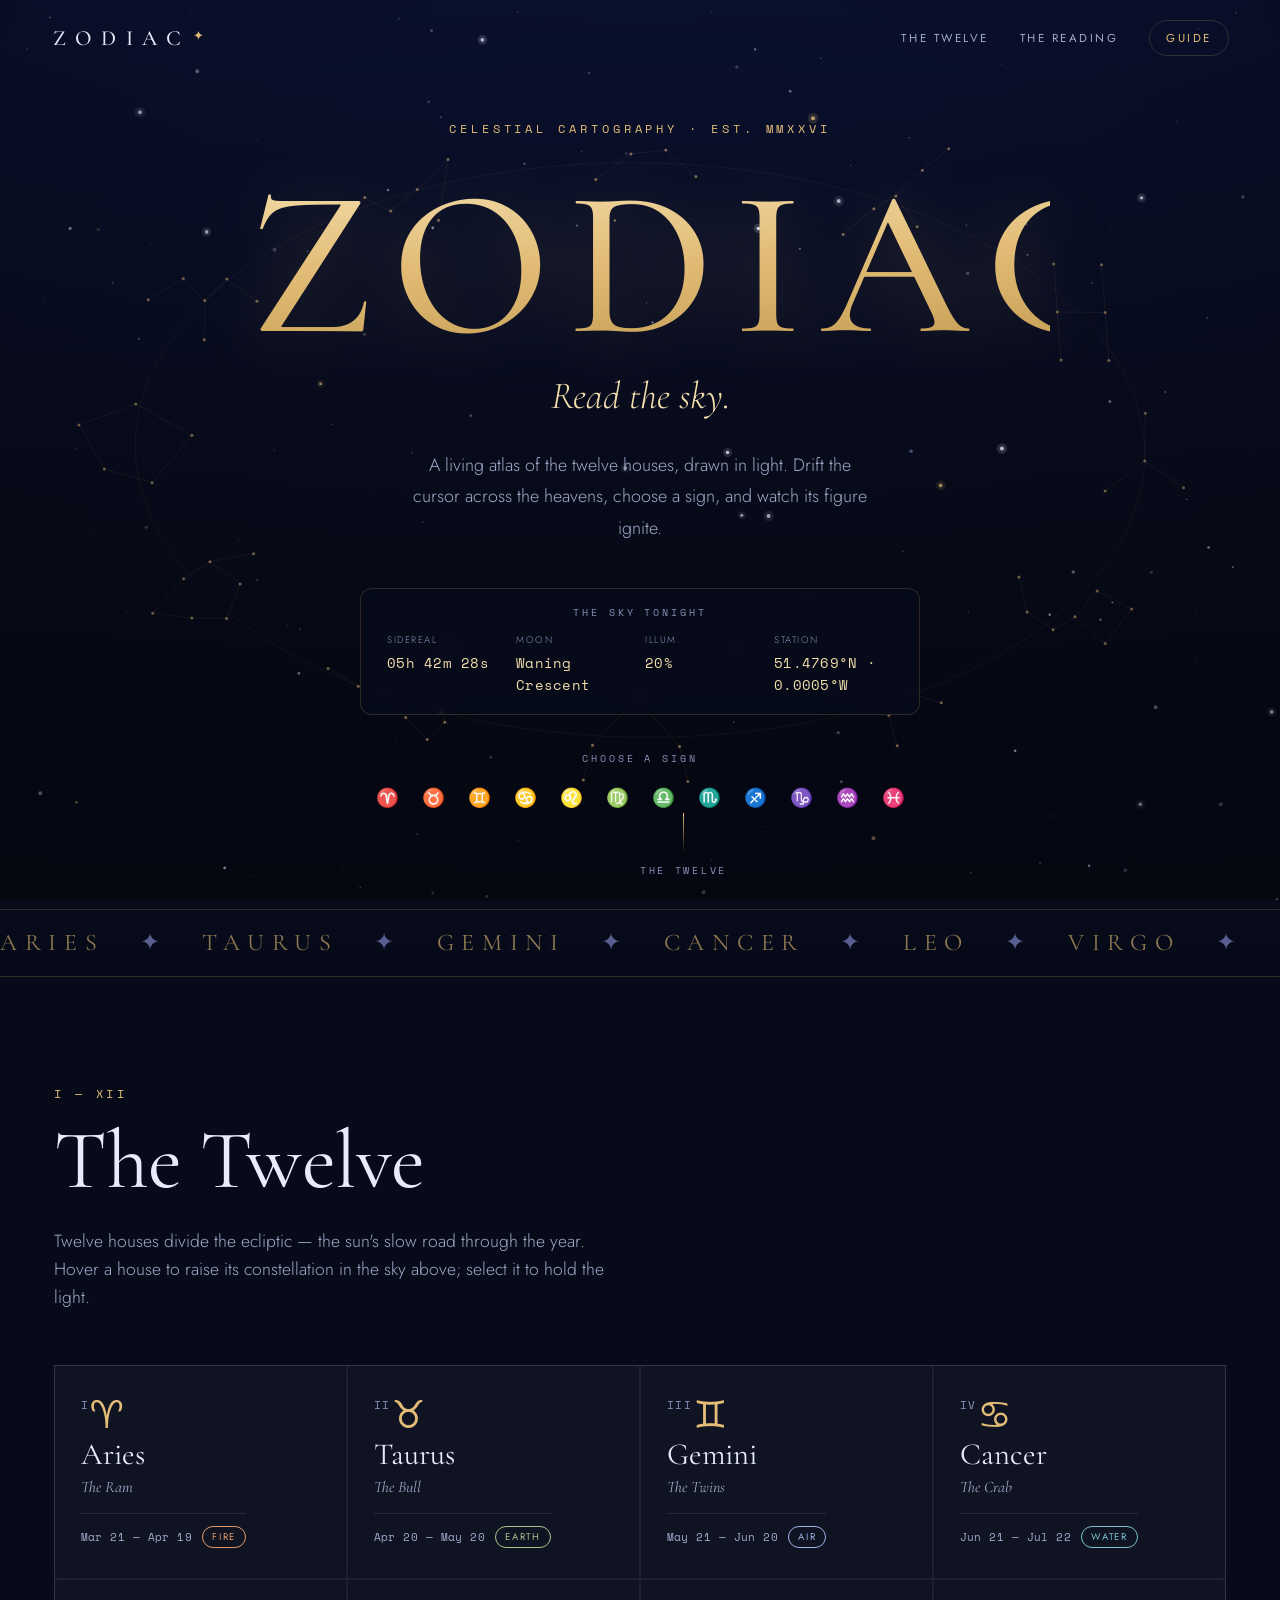
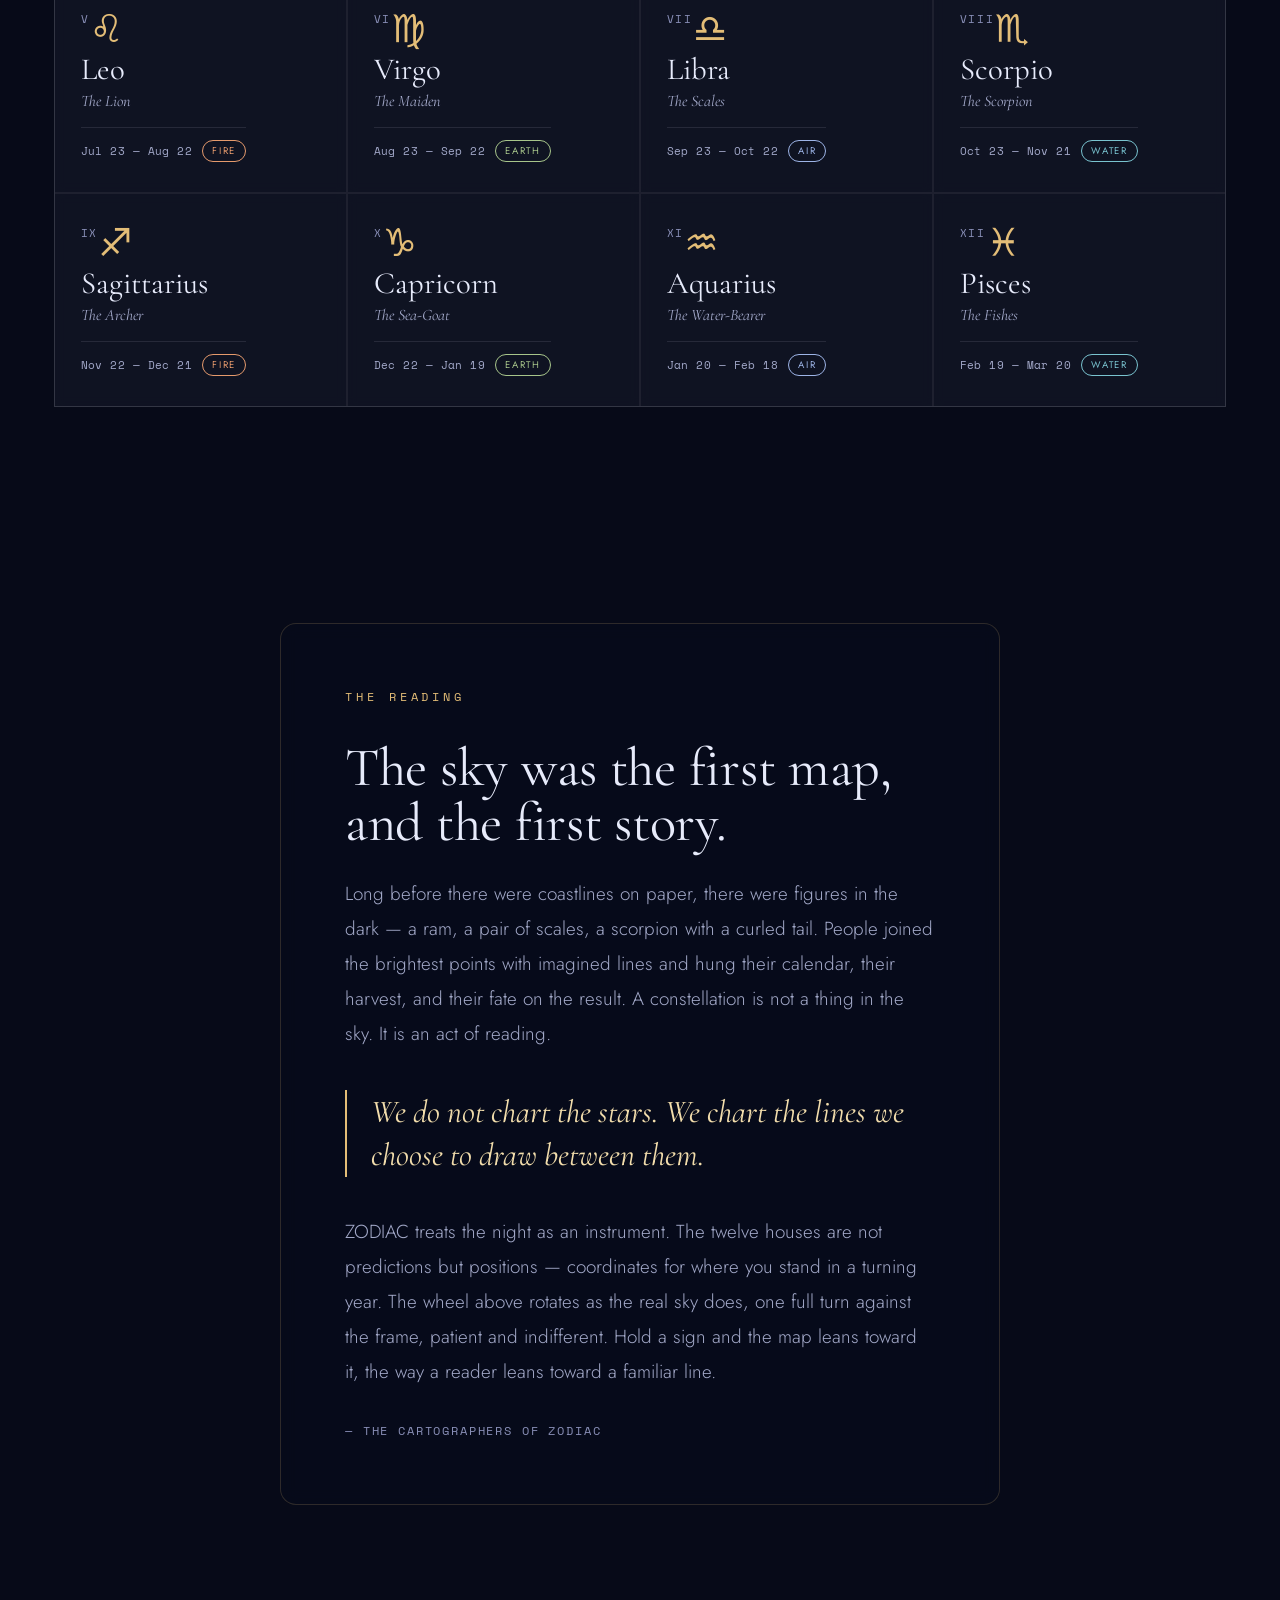
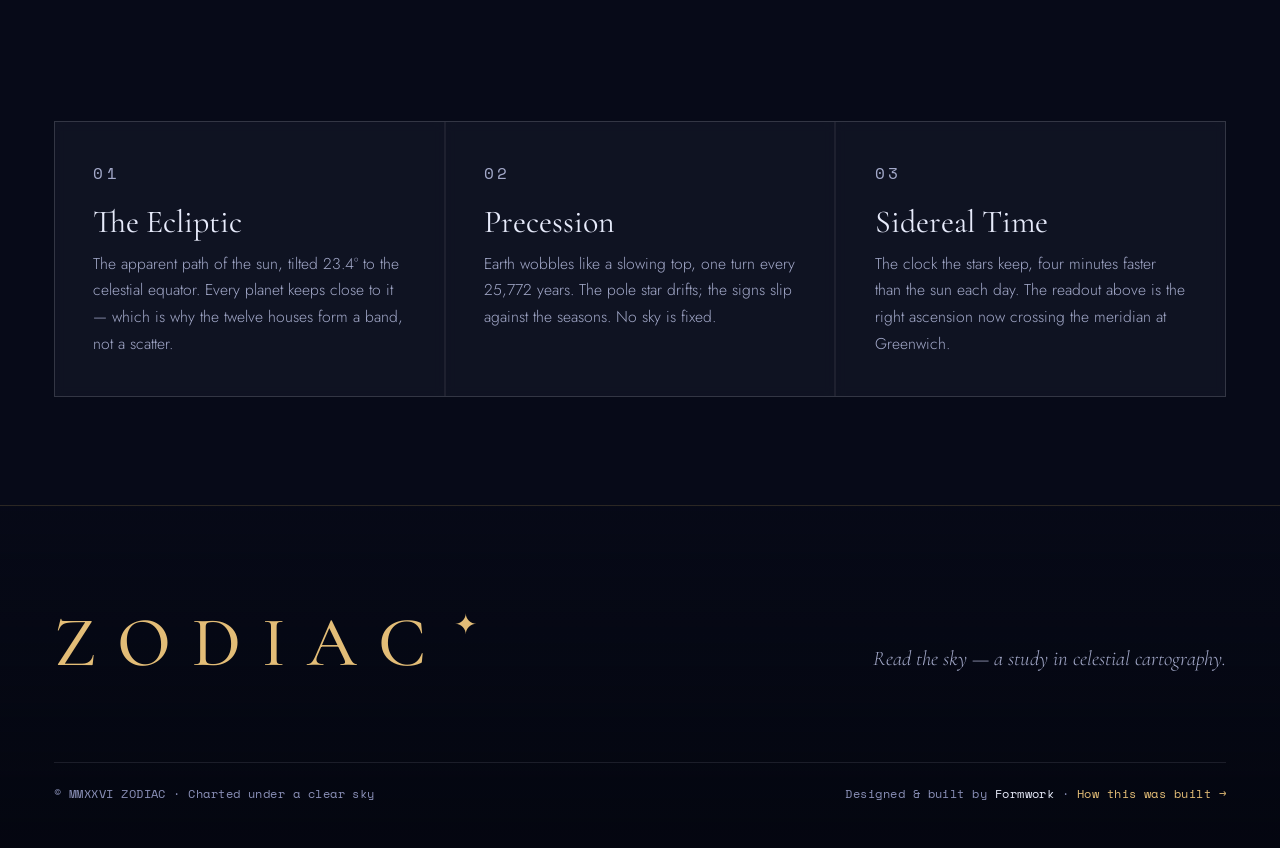
<file: index.html>
<!doctype html>
<html lang="en">
<head>
<script>document.documentElement.classList.add('js')</script>
<meta charset="utf-8" />
<meta name="viewport" content="width=device-width, initial-scale=1" />
<title>ZODIAC — Read the sky</title>
<meta name="description" content="ZODIAC is a celestial cartography house. An interactive star map of the twelve houses — a living sky of drifting, twinkling constellations you can read by hand." />
<meta name="theme-color" content="#070a18" />
<meta property="og:title" content="ZODIAC — Read the sky" />
<meta property="og:description" content="A living atlas of the twelve houses, drawn in light. Hover the heavens, choose a sign, watch its figure ignite." />
<link rel="preconnect" href="https://fonts.googleapis.com" />
<link rel="preconnect" href="https://fonts.gstatic.com" crossorigin />
<link href="https://fonts.googleapis.com/css2?family=Cormorant+Garamond:ital,wght@0,300;0,400;0,500;0,600;1,300;1,400;1,500&family=Jost:wght@300;400;500&family=Space+Mono:wght@400;700&display=swap" rel="stylesheet" />
<link rel="stylesheet" href="./styles.css" />
</head>
<body>
<canvas id="skymap" aria-hidden="true"></canvas>
<div class="sky-fallback" aria-hidden="true"></div>

<header class="nav">
  <a class="brand" href="./">ZODIAC<span class="brand-star">✦</span></a>
  <nav class="nav-links" aria-label="Primary">
    <a href="#twelve">The Twelve</a>
    <a href="#reading">The Reading</a>
    <a class="nav-guide" href="./guide/">Guide</a>
  </nav>
</header>

<main>
  <section class="hero" aria-labelledby="hero-title">
    <div class="hero-inner">
      <p class="eyebrow hero-el">Celestial cartography · Est. MMXXVI</p>
      <h1 id="hero-title" class="hero-title hero-el">ZODIAC</h1>
      <p class="tagline hero-el"><em>Read the sky.</em></p>
      <p class="hero-sub hero-el">A living atlas of the twelve houses, drawn in light.
        Drift the cursor across the heavens, choose a sign, and watch its figure ignite.</p>

      <div class="readout hero-el" role="group" aria-label="The sky tonight">
        <p class="readout-title">The sky tonight</p>
        <dl class="readout-grid">
          <div><dt>Sidereal</dt><dd id="rd-lst">--:--:--</dd></div>
          <div><dt>Moon</dt><dd id="rd-moon">—</dd></div>
          <div><dt>Illum.</dt><dd id="rd-illum">—</dd></div>
          <div><dt>Station</dt><dd id="rd-station">51.4769°N · 0.0005°W</dd></div>
        </dl>
      </div>

      <div class="hero-legend hero-el">
        <span class="hl-label">Choose a sign</span>
        <div class="hl-glyphs" id="hero-legend" role="group" aria-label="Highlight a zodiac constellation"></div>
      </div>
    </div>
    <div class="scroll-cue hero-el" aria-hidden="true"><span></span>the twelve</div>
  </section>

  <section class="band" aria-hidden="true">
    <div class="band-track" id="band-track"></div>
  </section>

  <section id="twelve" class="twelve">
    <div class="section-head">
      <p class="index reveal">I — XII</p>
      <h2 class="reveal">The Twelve</h2>
      <p class="section-lede reveal">Twelve houses divide the ecliptic — the sun's slow road through the year.
        Hover a house to raise its constellation in the sky above; select it to hold the light.</p>
    </div>
    <div class="sign-grid" id="sign-grid"></div>
  </section>

  <section id="reading" class="reading">
    <div class="reading-inner">
      <p class="eyebrow reveal">The Reading</p>
      <h2 class="reveal">The sky was the first map, and the first story.</h2>
      <p class="reading-text reveal">Long before there were coastlines on paper, there were figures in the dark —
        a ram, a pair of scales, a scorpion with a curled tail. People joined the brightest points
        with imagined lines and hung their calendar, their harvest, and their fate on the result.
        A constellation is not a thing in the sky. It is an act of reading.</p>
      <blockquote class="pullquote reveal">
        <p>We do not chart the stars. We chart the lines we choose to draw between them.</p>
      </blockquote>
      <p class="reading-text reveal">ZODIAC treats the night as an instrument. The twelve houses are not
        predictions but positions — coordinates for where you stand in a turning year. The wheel above
        rotates as the real sky does, one full turn against the frame, patient and indifferent.
        Hold a sign and the map leans toward it, the way a reader leans toward a familiar line.</p>
      <p class="reading-sign reveal">— The Cartographers of ZODIAC</p>
    </div>
  </section>

  <section class="ephemeris" aria-label="Almanac">
    <div class="eph-grid">
      <article class="eph-card reveal">
        <p class="eph-k">01</p>
        <h3>The Ecliptic</h3>
        <p>The apparent path of the sun, tilted 23.4° to the celestial equator. Every planet keeps close to it — which is why the twelve houses form a band, not a scatter.</p>
      </article>
      <article class="eph-card reveal">
        <p class="eph-k">02</p>
        <h3>Precession</h3>
        <p>Earth wobbles like a slowing top, one turn every 25,772 years. The pole star drifts; the signs slip against the seasons. No sky is fixed.</p>
      </article>
      <article class="eph-card reveal">
        <p class="eph-k">03</p>
        <h3>Sidereal Time</h3>
        <p>The clock the stars keep, four minutes faster than the sun each day. The readout above is the right ascension now crossing the meridian at Greenwich.</p>
      </article>
    </div>
  </section>
</main>

<footer class="footer">
  <div class="footer-top">
    <p class="footer-brand">ZODIAC<span class="brand-star">✦</span></p>
    <p class="footer-tag">Read the sky — a study in celestial cartography.</p>
  </div>
  <div class="footer-bottom">
    <span>© MMXXVI ZODIAC · Charted under a clear sky</span>
    <span>Designed &amp; built by <strong>Formwork</strong> · <a href="./guide/">How this was built →</a></span>
  </div>
</footer>

<script src="./main.js"></script>
</body>
</html>
</file>
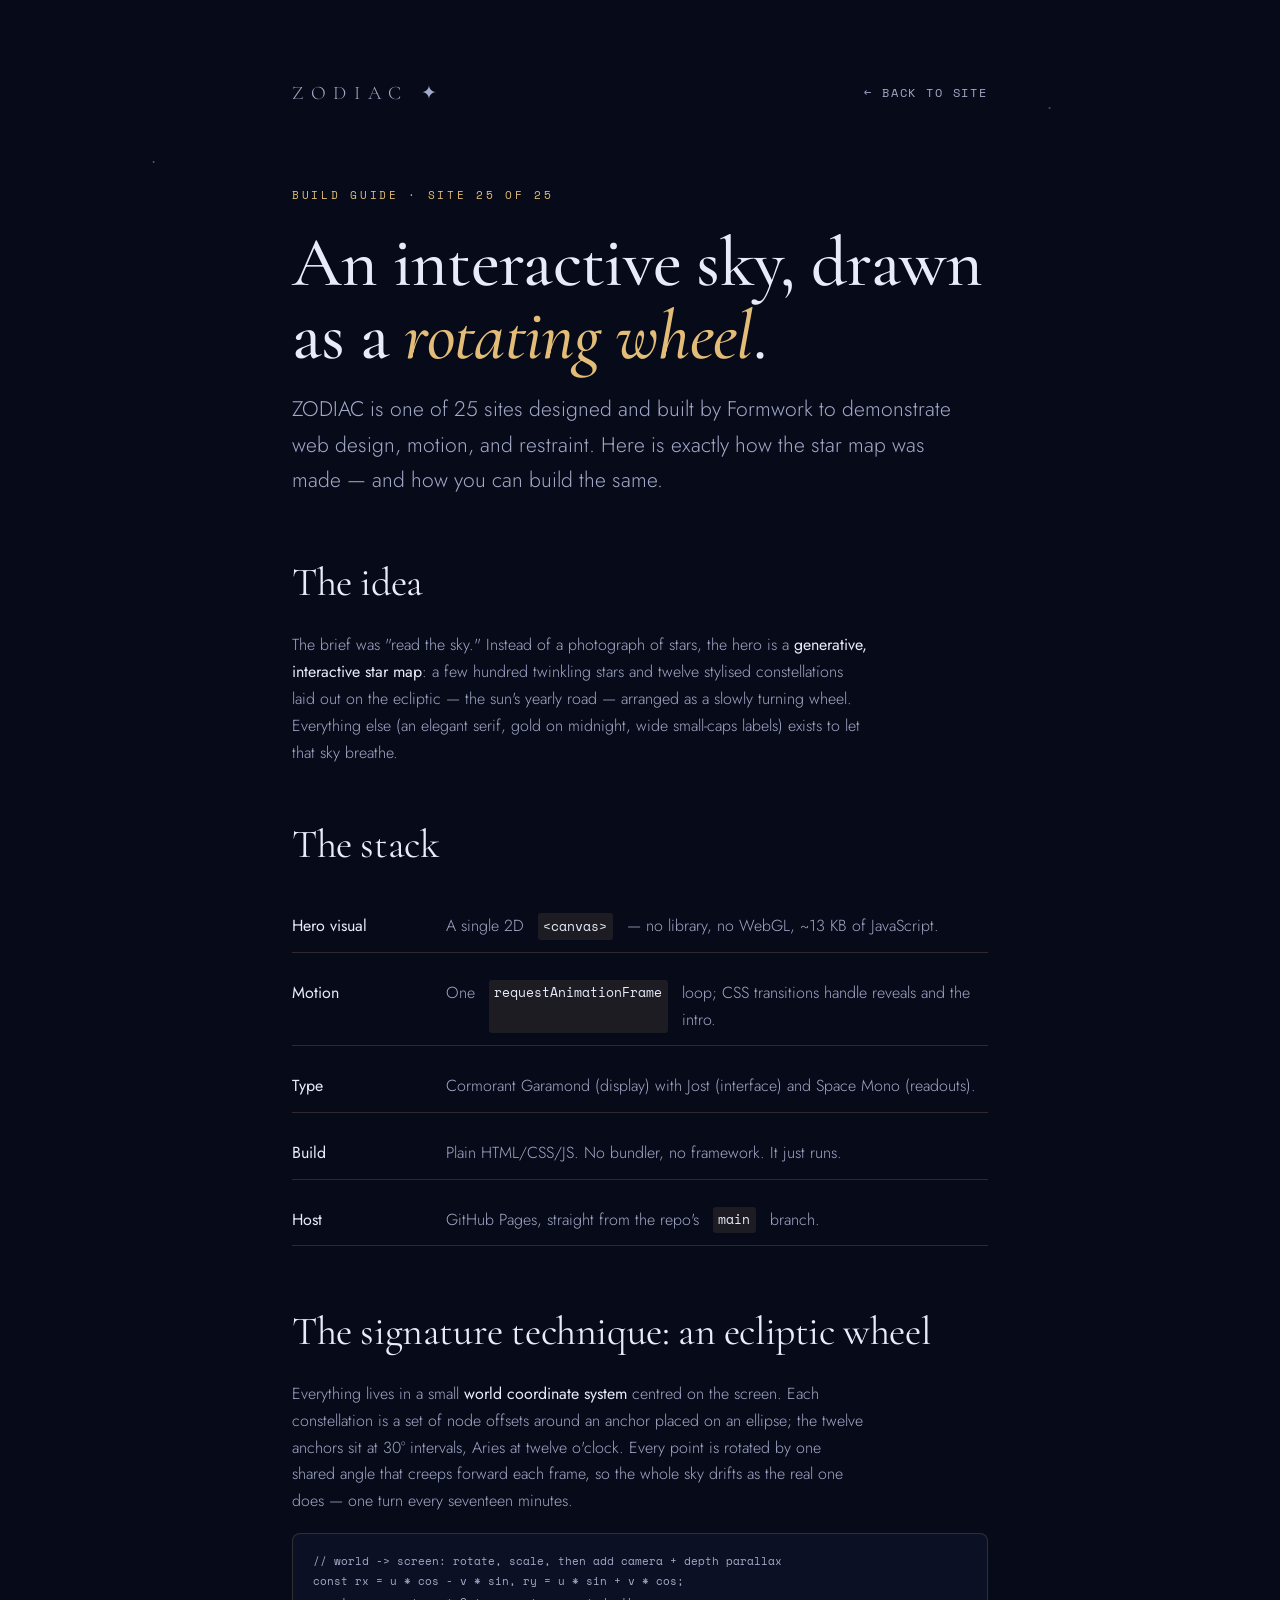
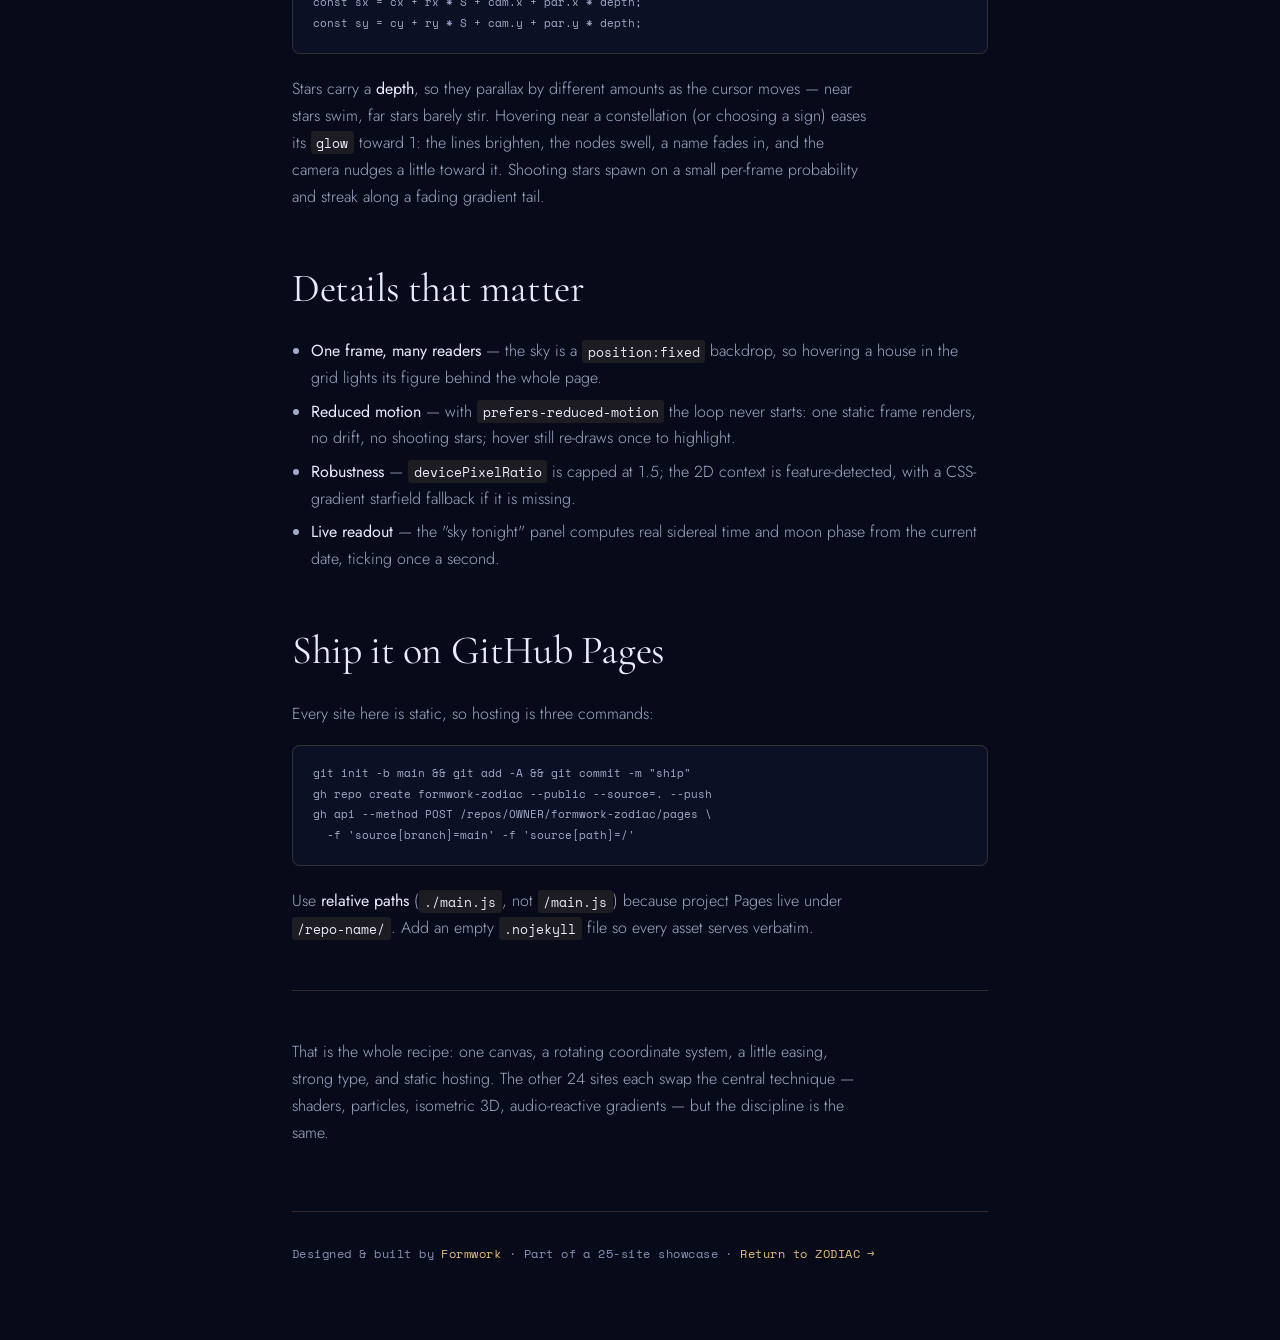
<file: guide/index.html>
<!doctype html>
<html lang="en">
<head>
<meta charset="utf-8" />
<meta name="viewport" content="width=device-width, initial-scale=1" />
<title>ZODIAC — Guide · How this was built</title>
<meta name="description" content="How the ZODIAC site was designed and built by Formwork: an interactive canvas star map of twelve constellations on a slowly rotating ecliptic wheel, with parallax, twinkle and shooting stars." />
<link rel="preconnect" href="https://fonts.googleapis.com" />
<link rel="preconnect" href="https://fonts.gstatic.com" crossorigin />
<link href="https://fonts.googleapis.com/css2?family=Cormorant+Garamond:ital,wght@0,400;0,500;1,400&family=Jost:wght@300;400;500&family=Space+Mono:wght@400&display=swap" rel="stylesheet" />
<style>
  :root{--bg:#070a18;--bg2:#0c1226;--ink:#e7ebfb;--dim:#a3a9c9;--faint:#8a90b8;--accent:#e3bd77;--line:rgba(227,189,119,.18)}
  *{box-sizing:border-box;margin:0;padding:0}
  body{background:var(--bg);color:var(--ink);font-family:"Jost",system-ui,sans-serif;font-weight:300;line-height:1.68;-webkit-font-smoothing:antialiased;
    background-image:radial-gradient(1.4px 1.4px at 12% 18%,rgba(231,235,251,.5),transparent),radial-gradient(1.5px 1.5px at 82% 12%,rgba(227,189,119,.5),transparent),radial-gradient(1.2px 1.2px at 64% 74%,rgba(231,235,251,.4),transparent);background-attachment:fixed}
  a{color:var(--accent);text-decoration:none}
  a:hover{text-decoration:underline}
  .wrap{max-width:760px;margin:0 auto;padding:clamp(28px,6vw,80px) clamp(20px,5vw,32px)}
  .top{display:flex;justify-content:space-between;align-items:center;font-family:"Space Mono",monospace;font-size:.72rem;letter-spacing:.16em;text-transform:uppercase;color:var(--faint);margin-bottom:clamp(40px,8vh,90px)}
  .top a{color:var(--dim)}
  .brand{font-family:"Cormorant Garamond",serif;font-size:1.2rem;letter-spacing:.4em;color:var(--ink)}
  h1{font-family:"Cormorant Garamond",serif;font-weight:500;font-size:clamp(2.6rem,8vw,4.4rem);line-height:1.03;letter-spacing:-.01em;margin-bottom:1.2rem}
  h1 em{color:var(--accent);font-style:italic}
  .lede{font-size:clamp(1.1rem,2.2vw,1.32rem);color:var(--dim);max-width:56ch;margin-bottom:3.2rem}
  h2{font-family:"Cormorant Garamond",serif;font-weight:400;font-size:clamp(1.7rem,4vw,2.5rem);margin:2.8rem 0 1rem;letter-spacing:-.01em}
  p{color:var(--dim);margin:0 0 1.1rem;max-width:64ch}
  .tag{display:inline-block;font-family:"Space Mono",monospace;font-size:.7rem;letter-spacing:.24em;text-transform:uppercase;color:var(--accent);margin-bottom:1.4rem}
  ul{color:var(--dim);margin:0 0 1.2rem 1.2rem}
  li{margin:.4rem 0}
  strong{color:var(--ink);font-weight:400}
  code{font-family:"Space Mono",monospace;font-size:.84em;background:rgba(227,189,119,.1);padding:.12em .4em;border-radius:3px;color:var(--ink)}
  pre{background:#0b1024;border:1px solid var(--line);border-radius:8px;padding:18px 20px;overflow-x:auto;margin:0 0 1.4rem;font-size:.8rem;line-height:1.62}
  pre code{background:none;padding:0;color:var(--dim)}
  .rule{height:1px;background:var(--line);margin:3rem 0}
  .stack{list-style:none;margin:0 0 1.2rem;padding:0;display:grid;gap:2px}
  .stack li{display:flex;gap:14px;padding:12px 0;border-bottom:1px solid var(--line)}
  .stack b{color:var(--ink);font-weight:400;min-width:140px;display:inline-block}
  footer{margin-top:4rem;padding-top:2rem;border-top:1px solid var(--line);font-family:"Space Mono",monospace;font-size:.74rem;letter-spacing:.04em;color:var(--faint)}
  footer strong{color:var(--accent);font-weight:400}
</style>
</head>
<body>
<div class="wrap">
  <div class="top">
    <a class="brand" href="../">ZODIAC ✦</a>
    <a href="../">← Back to site</a>
  </div>

  <span class="tag">Build guide · Site 25 of 25</span>
  <h1>An interactive sky, drawn as a <em>rotating wheel</em>.</h1>
  <p class="lede">ZODIAC is one of 25 sites designed and built by Formwork to demonstrate web design,
    motion, and restraint. Here is exactly how the star map was made — and how you can build the same.</p>

  <h2>The idea</h2>
  <p>The brief was "read the sky." Instead of a photograph of stars, the hero is a
    <strong>generative, interactive star map</strong>: a few hundred twinkling stars and twelve
    stylised constellations laid out on the ecliptic — the sun's yearly road — arranged as a
    slowly turning wheel. Everything else (an elegant serif, gold on midnight, wide small-caps
    labels) exists to let that sky breathe.</p>

  <h2>The stack</h2>
  <ul class="stack">
    <li><b>Hero visual</b> A single 2D <code>&lt;canvas&gt;</code> — no library, no WebGL, ~13&nbsp;KB of JavaScript.</li>
    <li><b>Motion</b> One <code>requestAnimationFrame</code> loop; CSS transitions handle reveals and the intro.</li>
    <li><b>Type</b> Cormorant Garamond (display) with Jost (interface) and Space Mono (readouts).</li>
    <li><b>Build</b> Plain HTML/CSS/JS. No bundler, no framework. It just runs.</li>
    <li><b>Host</b> GitHub Pages, straight from the repo's <code>main</code> branch.</li>
  </ul>

  <h2>The signature technique: an ecliptic wheel</h2>
  <p>Everything lives in a small <strong>world coordinate system</strong> centred on the screen.
    Each constellation is a set of node offsets around an anchor placed on an ellipse; the twelve
    anchors sit at 30° intervals, Aries at twelve o'clock. Every point is rotated by one shared
    angle that creeps forward each frame, so the whole sky drifts as the real one does — one turn
    every seventeen minutes.</p>
  <pre><code>// world -> screen: rotate, scale, then add camera + depth parallax
const rx = u * cos - v * sin, ry = u * sin + v * cos;
const sx = cx + rx * S + cam.x + par.x * depth;
const sy = cy + ry * S + cam.y + par.y * depth;</code></pre>
  <p>Stars carry a <strong>depth</strong>, so they parallax by different amounts as the cursor moves —
    near stars swim, far stars barely stir. Hovering near a constellation (or choosing a sign)
    eases its <code>glow</code> toward 1: the lines brighten, the nodes swell, a name fades in, and
    the camera nudges a little toward it. Shooting stars spawn on a small per-frame probability and
    streak along a fading gradient tail.</p>

  <h2>Details that matter</h2>
  <ul>
    <li><strong>One frame, many readers</strong> — the sky is a <code>position:fixed</code> backdrop, so hovering a house in the grid lights its figure behind the whole page.</li>
    <li><strong>Reduced motion</strong> — with <code>prefers-reduced-motion</code> the loop never starts: one static frame renders, no drift, no shooting stars; hover still re-draws once to highlight.</li>
    <li><strong>Robustness</strong> — <code>devicePixelRatio</code> is capped at 1.5; the 2D context is feature-detected, with a CSS-gradient starfield fallback if it is missing.</li>
    <li><strong>Live readout</strong> — the "sky tonight" panel computes real sidereal time and moon phase from the current date, ticking once a second.</li>
  </ul>

  <h2>Ship it on GitHub Pages</h2>
  <p>Every site here is static, so hosting is three commands:</p>
  <pre><code>git init -b main &amp;&amp; git add -A &amp;&amp; git commit -m "ship"
gh repo create formwork-zodiac --public --source=. --push
gh api --method POST /repos/OWNER/formwork-zodiac/pages \
  -f 'source[branch]=main' -f 'source[path]=/'</code></pre>
  <p>Use <strong>relative paths</strong> (<code>./main.js</code>, not <code>/main.js</code>) because project
    Pages live under <code>/repo-name/</code>. Add an empty <code>.nojekyll</code> file so every asset serves verbatim.</p>

  <div class="rule"></div>
  <p>That is the whole recipe: one canvas, a rotating coordinate system, a little easing, strong type,
    and static hosting. The other 24 sites each swap the central technique — shaders, particles,
    isometric 3D, audio-reactive gradients — but the discipline is the same.</p>

  <footer>Designed &amp; built by <strong>Formwork</strong> · Part of a 25-site showcase · <a href="../">Return to ZODIAC →</a></footer>
</div>
</body>
</html>
</file>
<file: styles.css>
/* ZODIAC — celestial cartography · gold on midnight
   Signature technique: interactive canvas star map (see main.js) */
:root{
  --bg:#070a18;
  --bg2:#0c1226;
  --ink:#e7ebfb;
  --dim:#a3a9c9;
  --faint:#8a90b8;
  --gold:#e3bd77;
  --gold-2:#f2ddac;
  --gold-deep:#c39b52;
  --indigo:#7b83c4;
  --panel:rgba(8,12,28,.62);
  --panel-solid:rgba(9,13,30,.9);
  --line:rgba(227,189,119,.18);
  --line-soft:rgba(231,235,251,.1);
  --max:1280px;
  --ease:cubic-bezier(.19,1,.22,1);
  --serif:"Cormorant Garamond",Georgia,serif;
  --sans:"Jost",system-ui,-apple-system,sans-serif;
  --mono:"Space Mono","SFMono-Regular",ui-monospace,monospace;
}
*{box-sizing:border-box;margin:0;padding:0}
html{scroll-behavior:smooth;-webkit-text-size-adjust:100%}
body{
  background:var(--bg);
  color:var(--ink);
  font-family:var(--sans);
  font-weight:300;
  line-height:1.6;
  overflow-x:hidden;
  -webkit-font-smoothing:antialiased;
  text-rendering:optimizeLegibility;
}
a{color:inherit;text-decoration:none}
::selection{background:rgba(227,189,119,.28);color:#fff}
img{max-width:100%}

/* ---------- star-map canvas (fixed backdrop) ---------- */
#skymap{
  position:fixed;inset:0;width:100%;height:100%;
  z-index:0;display:block;pointer-events:none;
  background:radial-gradient(120% 90% at 50% 22%,#0c1330 0%,#070a18 60%,#04060f 100%);
}
/* CSS fallback if 2d canvas is unavailable */
.sky-fallback{
  position:fixed;inset:0;z-index:0;display:none;pointer-events:none;
  background:
    radial-gradient(1.5px 1.5px at 18% 24%,rgba(231,235,251,.9),transparent),
    radial-gradient(1.5px 1.5px at 72% 16%,rgba(231,235,251,.7),transparent),
    radial-gradient(2px 2px at 41% 62%,rgba(227,189,119,.8),transparent),
    radial-gradient(1.2px 1.2px at 86% 71%,rgba(231,235,251,.7),transparent),
    radial-gradient(1.4px 1.4px at 32% 82%,rgba(231,235,251,.6),transparent),
    radial-gradient(1.4px 1.4px at 62% 44%,rgba(231,235,251,.7),transparent),
    radial-gradient(120% 90% at 50% 20%,#0c1330,#070a18 60%,#04060f);
}
.no-canvas #skymap{display:none}
.no-canvas .sky-fallback{display:block}

/* everything else rides above the sky */
.nav,main,.footer{position:relative;z-index:2}

/* ---------- nav ---------- */
.nav{
  position:fixed;top:0;left:0;right:0;z-index:50;
  display:flex;justify-content:space-between;align-items:center;
  padding:20px clamp(18px,4vw,54px);
  transition:background .5s var(--ease),backdrop-filter .5s var(--ease),border-color .5s var(--ease);
  border-bottom:1px solid transparent;
}
.nav.scrolled{
  background:linear-gradient(180deg,rgba(6,9,20,.86),rgba(6,9,20,.4));
  backdrop-filter:blur(8px);-webkit-backdrop-filter:blur(8px);
  border-bottom-color:var(--line);
}
.brand{
  font-family:var(--serif);font-weight:500;font-size:1.35rem;
  letter-spacing:.42em;text-transform:uppercase;color:var(--ink);
  display:inline-flex;align-items:center;gap:.15em;padding-left:.1em;
}
.brand-star{color:var(--gold);font-size:.6em;transform:translateY(-.15em)}
.nav-links{display:flex;gap:clamp(16px,2.4vw,36px);align-items:center;
  font-size:.72rem;letter-spacing:.22em;text-transform:uppercase;font-weight:400}
.nav-links a{color:var(--dim);transition:color .3s}
.nav-links a:hover{color:var(--gold)}
.nav-guide{color:var(--gold)!important;border:1px solid var(--line);
  border-radius:40px;padding:8px 16px;transition:background .3s,color .3s,border-color .3s}
.nav-guide:hover{background:var(--gold);color:#0a0d1c!important;border-color:var(--gold)}
@media(max-width:640px){.nav-links a:first-child{display:none}}

/* ---------- hero ---------- */
.hero{
  min-height:100svh;display:flex;flex-direction:column;justify-content:center;align-items:center;
  text-align:center;padding:120px clamp(18px,5vw,48px) 90px;position:relative;
}
.hero-inner{max-width:820px;width:100%}
.eyebrow{font-family:var(--mono);font-size:.72rem;letter-spacing:.34em;text-transform:uppercase;
  color:var(--gold);margin-bottom:clamp(20px,4vh,34px)}
.hero-title{
  font-family:var(--serif);font-weight:500;line-height:.9;
  font-size:clamp(4rem,17vw,13rem);letter-spacing:.09em;text-transform:uppercase;
  background:linear-gradient(178deg,var(--gold-2) 0%,var(--gold) 46%,var(--gold-deep) 100%);
  -webkit-background-clip:text;background-clip:text;color:transparent;
  filter:drop-shadow(0 0 34px rgba(227,189,119,.24));
  margin-left:.09em;
}
.tagline{font-family:var(--serif);font-size:clamp(1.5rem,3.4vw,2.4rem);font-weight:300;
  color:var(--ink);margin-top:.4rem}
.tagline em{font-style:italic;color:var(--gold-2)}
.hero-sub{max-width:46ch;margin:1.4rem auto 0;color:var(--dim);
  font-size:clamp(1rem,1.5vw,1.12rem);line-height:1.75}

/* ephemeris readout */
.readout{margin:clamp(28px,5vh,44px) auto 0;max-width:560px;
  border:1px solid var(--line);border-radius:12px;
  background:var(--panel);backdrop-filter:blur(6px);-webkit-backdrop-filter:blur(6px);
  padding:16px clamp(16px,3vw,26px) 18px}
.readout-title{font-family:var(--mono);font-size:.62rem;letter-spacing:.3em;text-transform:uppercase;
  color:var(--faint);margin-bottom:12px}
.readout-grid{display:grid;grid-template-columns:repeat(4,1fr);gap:10px;text-align:left}
.readout-grid dt{font-family:var(--sans);font-size:.6rem;letter-spacing:.16em;text-transform:uppercase;
  color:var(--faint);margin-bottom:4px}
.readout-grid dd{font-family:var(--mono);font-size:clamp(.72rem,1.6vw,.86rem);color:var(--gold-2);
  font-variant-numeric:tabular-nums;letter-spacing:.02em}
@media(max-width:560px){.readout-grid{grid-template-columns:repeat(2,1fr);gap:14px 12px}}

/* hero glyph legend */
.hero-legend{margin-top:clamp(26px,4vh,38px);display:flex;flex-direction:column;align-items:center;gap:12px}
.hl-label{font-family:var(--mono);font-size:.6rem;letter-spacing:.3em;text-transform:uppercase;color:var(--faint)}
.hl-glyphs{display:flex;flex-wrap:wrap;justify-content:center;gap:6px}
.hl-btn{
  font-size:1.15rem;line-height:1;color:var(--dim);background:transparent;border:1px solid transparent;
  border-radius:50%;width:40px;height:40px;display:grid;place-items:center;cursor:pointer;
  transition:color .3s var(--ease),border-color .3s var(--ease),background .3s var(--ease),transform .3s var(--ease);
}
.hl-btn:hover,.hl-btn.active{color:var(--gold-2);border-color:var(--line);
  background:rgba(227,189,119,.08);transform:translateY(-2px)}
.hl-btn.selected{color:#0a0d1c;background:var(--gold);border-color:var(--gold)}
.hl-btn:focus-visible{outline:2px solid var(--gold);outline-offset:3px}

/* scroll cue */
.scroll-cue{position:absolute;bottom:30px;left:50%;transform:translateX(-50%);
  font-family:var(--mono);font-size:.6rem;letter-spacing:.28em;text-transform:uppercase;
  color:var(--faint);display:flex;flex-direction:column;align-items:center;gap:10px}
.scroll-cue span{width:1px;height:40px;background:linear-gradient(var(--gold),transparent);position:relative;overflow:hidden}
.scroll-cue span::after{content:"";position:absolute;top:-40px;left:0;width:1px;height:40px;
  background:var(--gold);animation:cue 2.2s var(--ease) infinite}
@keyframes cue{0%{transform:translateY(0)}60%,100%{transform:translateY(80px)}}

/* ---------- rotating name band ---------- */
.band{overflow:hidden;border-top:1px solid var(--line);border-bottom:1px solid var(--line);
  padding:14px 0;background:linear-gradient(180deg,rgba(9,13,30,.5),rgba(6,9,20,.2))}
.band-track{display:inline-flex;white-space:nowrap;gap:2.2rem;align-items:center;
  will-change:transform;animation:bandmove 44s linear infinite;
  font-family:var(--serif);font-size:clamp(1rem,2.2vw,1.5rem);letter-spacing:.32em;
  text-transform:uppercase;color:var(--gold);font-weight:400}
.band-track span{opacity:.62}
.band-track i{color:var(--indigo);font-style:normal;opacity:.7}
@keyframes bandmove{to{transform:translateX(-50%)}}

/* ---------- sections ---------- */
section{padding:clamp(80px,12vh,150px) clamp(18px,5vw,54px)}
.section-head{max-width:var(--max);margin:0 auto clamp(38px,6vh,64px)}
.index{font-family:var(--mono);font-size:.72rem;letter-spacing:.3em;text-transform:uppercase;
  color:var(--gold);margin-bottom:1rem}
h2{font-family:var(--serif);font-weight:400;font-size:clamp(2.4rem,6.5vw,5.2rem);
  line-height:1.02;letter-spacing:-.005em;max-width:16ch}
.section-lede{margin-top:1.4rem;max-width:56ch;color:var(--dim);font-size:clamp(1rem,1.4vw,1.1rem)}

/* the twelve — sign grid */
.sign-grid{max-width:var(--max);margin:0 auto;display:grid;
  grid-template-columns:repeat(4,1fr);gap:2px;
  border:1px solid var(--line-soft);background:var(--line-soft)}
@media(max-width:900px){.sign-grid{grid-template-columns:repeat(3,1fr)}}
@media(max-width:620px){.sign-grid{grid-template-columns:repeat(2,1fr)}}
.sign{
  position:relative;text-align:left;background:var(--panel);
  backdrop-filter:blur(4px);-webkit-backdrop-filter:blur(4px);
  border:0;color:inherit;font-family:inherit;cursor:pointer;
  padding:clamp(20px,2.4vw,30px) clamp(18px,2vw,26px) clamp(22px,2.6vw,30px);
  display:flex;flex-direction:column;gap:6px;min-height:210px;
  transition:background .4s var(--ease),transform .4s var(--ease);
}
.sign::before{content:"";position:absolute;inset:0;pointer-events:none;
  box-shadow:inset 0 0 0 1px transparent;
  background:radial-gradient(120% 80% at 50% 0%,rgba(227,189,119,.14),transparent 70%);
  opacity:0;transition:opacity .45s var(--ease)}
.sign:hover,.sign:focus-visible,.sign.active{background:rgba(15,20,44,.72)}
.sign:hover::before,.sign:focus-visible::before,.sign.active::before{opacity:1}
.sign.selected::before{opacity:1;box-shadow:inset 0 0 0 1px var(--gold)}
.sign:focus-visible{outline:none}
.sign:focus-visible::before{box-shadow:inset 0 0 0 2px var(--gold)}
.s-top{display:flex;justify-content:space-between;align-items:flex-start}
.s-roman{font-family:var(--mono);font-size:.7rem;letter-spacing:.16em;color:var(--faint)}
.s-glyph{font-size:2.4rem;line-height:1;color:var(--gold);
  transition:color .4s var(--ease),text-shadow .4s var(--ease),transform .5s var(--ease)}
.sign:hover .s-glyph,.sign:focus-visible .s-glyph,.sign.active .s-glyph{
  color:var(--gold-2);text-shadow:0 0 22px rgba(227,189,119,.6);transform:translateY(-2px)}
.s-name{font-family:var(--serif);font-size:clamp(1.5rem,2.4vw,2rem);font-weight:400;
  line-height:1;margin-top:auto}
.s-latin{font-family:var(--serif);font-style:italic;font-size:1rem;color:var(--dim)}
.s-meta{display:flex;justify-content:space-between;align-items:center;gap:10px;margin-top:10px;
  padding-top:12px;border-top:1px solid var(--line-soft)}
.s-dates{font-family:var(--mono);font-size:.68rem;letter-spacing:.04em;color:var(--dim)}
.s-el{font-family:var(--sans);font-size:.6rem;letter-spacing:.18em;text-transform:uppercase;
  padding:3px 9px;border-radius:20px;border:1px solid currentColor}
.s-el.fire{color:#e59a6c}
.s-el.earth{color:#a7c58a}
.s-el.air{color:#9db4e6}
.s-el.water{color:#79c3cf}

/* ---------- the reading ---------- */
.reading{display:flex;justify-content:center}
.reading-inner{max-width:720px;width:100%;
  background:var(--panel);border:1px solid var(--line);border-radius:16px;
  backdrop-filter:blur(8px);-webkit-backdrop-filter:blur(8px);
  padding:clamp(34px,5vw,64px)}
.reading .eyebrow{color:var(--gold);text-align:left}
.reading h2{font-size:clamp(2rem,4.4vw,3.4rem);margin:.6rem 0 0;max-width:22ch}
.reading-text{color:var(--dim);font-size:clamp(1.02rem,1.5vw,1.18rem);line-height:1.85;margin-top:1.6rem;max-width:62ch}
.pullquote{margin:2.4rem 0;padding-left:24px;border-left:2px solid var(--gold)}
.pullquote p{font-family:var(--serif);font-style:italic;font-weight:400;
  font-size:clamp(1.4rem,3vw,2rem);line-height:1.35;color:var(--gold-2)}
.reading-sign{font-family:var(--mono);font-size:.72rem;letter-spacing:.16em;
  text-transform:uppercase;color:var(--faint);margin-top:2rem}

/* ---------- ephemeris cards ---------- */
.ephemeris .eph-grid{max-width:var(--max);margin:0 auto;display:grid;
  grid-template-columns:repeat(3,1fr);gap:2px;
  border:1px solid var(--line-soft);background:var(--line-soft)}
@media(max-width:760px){.ephemeris .eph-grid{grid-template-columns:1fr}}
.eph-card{background:var(--panel);backdrop-filter:blur(4px);-webkit-backdrop-filter:blur(4px);
  padding:clamp(26px,3vw,40px);display:flex;flex-direction:column;gap:12px;min-height:230px}
.eph-k{font-family:var(--mono);font-size:.72rem;letter-spacing:.2em;color:var(--gold)}
.eph-card h3{font-family:var(--serif);font-weight:400;font-size:clamp(1.5rem,2.6vw,2rem);
  line-height:1.05;margin-top:6px}
.eph-card p{color:var(--dim);font-size:.98rem;line-height:1.7;max-width:42ch}

/* ---------- footer ---------- */
.footer{padding:clamp(60px,9vh,110px) clamp(18px,5vw,54px) 44px;
  border-top:1px solid var(--line);
  background:linear-gradient(180deg,rgba(6,9,20,.2),rgba(4,6,15,.85))}
.footer-top{max-width:var(--max);margin:0 auto;display:flex;justify-content:space-between;
  align-items:baseline;gap:20px;flex-wrap:wrap}
.footer-brand{font-family:var(--serif);font-size:clamp(2rem,7vw,4.4rem);font-weight:500;
  letter-spacing:.3em;text-transform:uppercase;color:var(--gold);
  display:inline-flex;align-items:center;gap:.1em}
.footer-brand .brand-star{font-size:.4em;transform:translateY(-.6em)}
.footer-tag{font-family:var(--serif);font-style:italic;font-size:clamp(1rem,2vw,1.3rem);color:var(--dim)}
.footer-bottom{max-width:var(--max);margin:clamp(40px,7vh,72px) auto 0;
  padding-top:22px;border-top:1px solid var(--line-soft);
  display:flex;justify-content:space-between;gap:16px;flex-wrap:wrap;
  font-family:var(--mono);font-size:.72rem;letter-spacing:.04em;color:var(--faint)}
.footer-bottom strong{color:var(--ink);font-weight:400}
.footer-bottom a{color:var(--gold)}
.footer-bottom a:hover{text-decoration:underline}

/* ---------- reveals — JS-gated; reveal out-specifies the hide rule ---------- */
.js .reveal{opacity:0;transform:translateY(28px)}
.js .reveal.is-in{opacity:1;transform:none;
  transition:opacity 1s var(--ease),transform 1s var(--ease)}

/* ---------- hero intro — compositor-driven via .loaded ---------- */
.js .hero-el{opacity:0;transform:translateY(24px)}
.hero.loaded .hero-el{opacity:1;transform:none;
  transition:opacity 1.1s var(--ease),transform 1.1s var(--ease)}
.hero.loaded .eyebrow{transition-delay:.05s}
.hero.loaded .hero-title{transition-delay:.16s;transition-duration:1.3s}
.hero.loaded .tagline{transition-delay:.34s}
.hero.loaded .hero-sub{transition-delay:.46s}
.hero.loaded .readout{transition-delay:.58s}
.hero.loaded .hero-legend{transition-delay:.7s}
.hero.loaded .scroll-cue{transition-delay:.9s}

/* focus rings */
a:focus-visible,.nav-guide:focus-visible{outline:2px solid var(--gold);outline-offset:4px;border-radius:3px}

/* ---------- reduced motion ---------- */
@media (prefers-reduced-motion:reduce){
  html{scroll-behavior:auto}
  .js .reveal,.js .reveal.is-in,.js .hero-el,.hero.loaded .hero-el{
    opacity:1!important;transform:none!important;transition:none!important}
  .band-track{animation:none!important}
  .scroll-cue span::after{animation:none!important}
}

/* ---------- responsive tightening ---------- */
@media(max-width:620px){
  .hero{padding-top:104px}
  .hero-sub{font-size:1rem}
  .footer-top{flex-direction:column;gap:10px}
}
</file>
